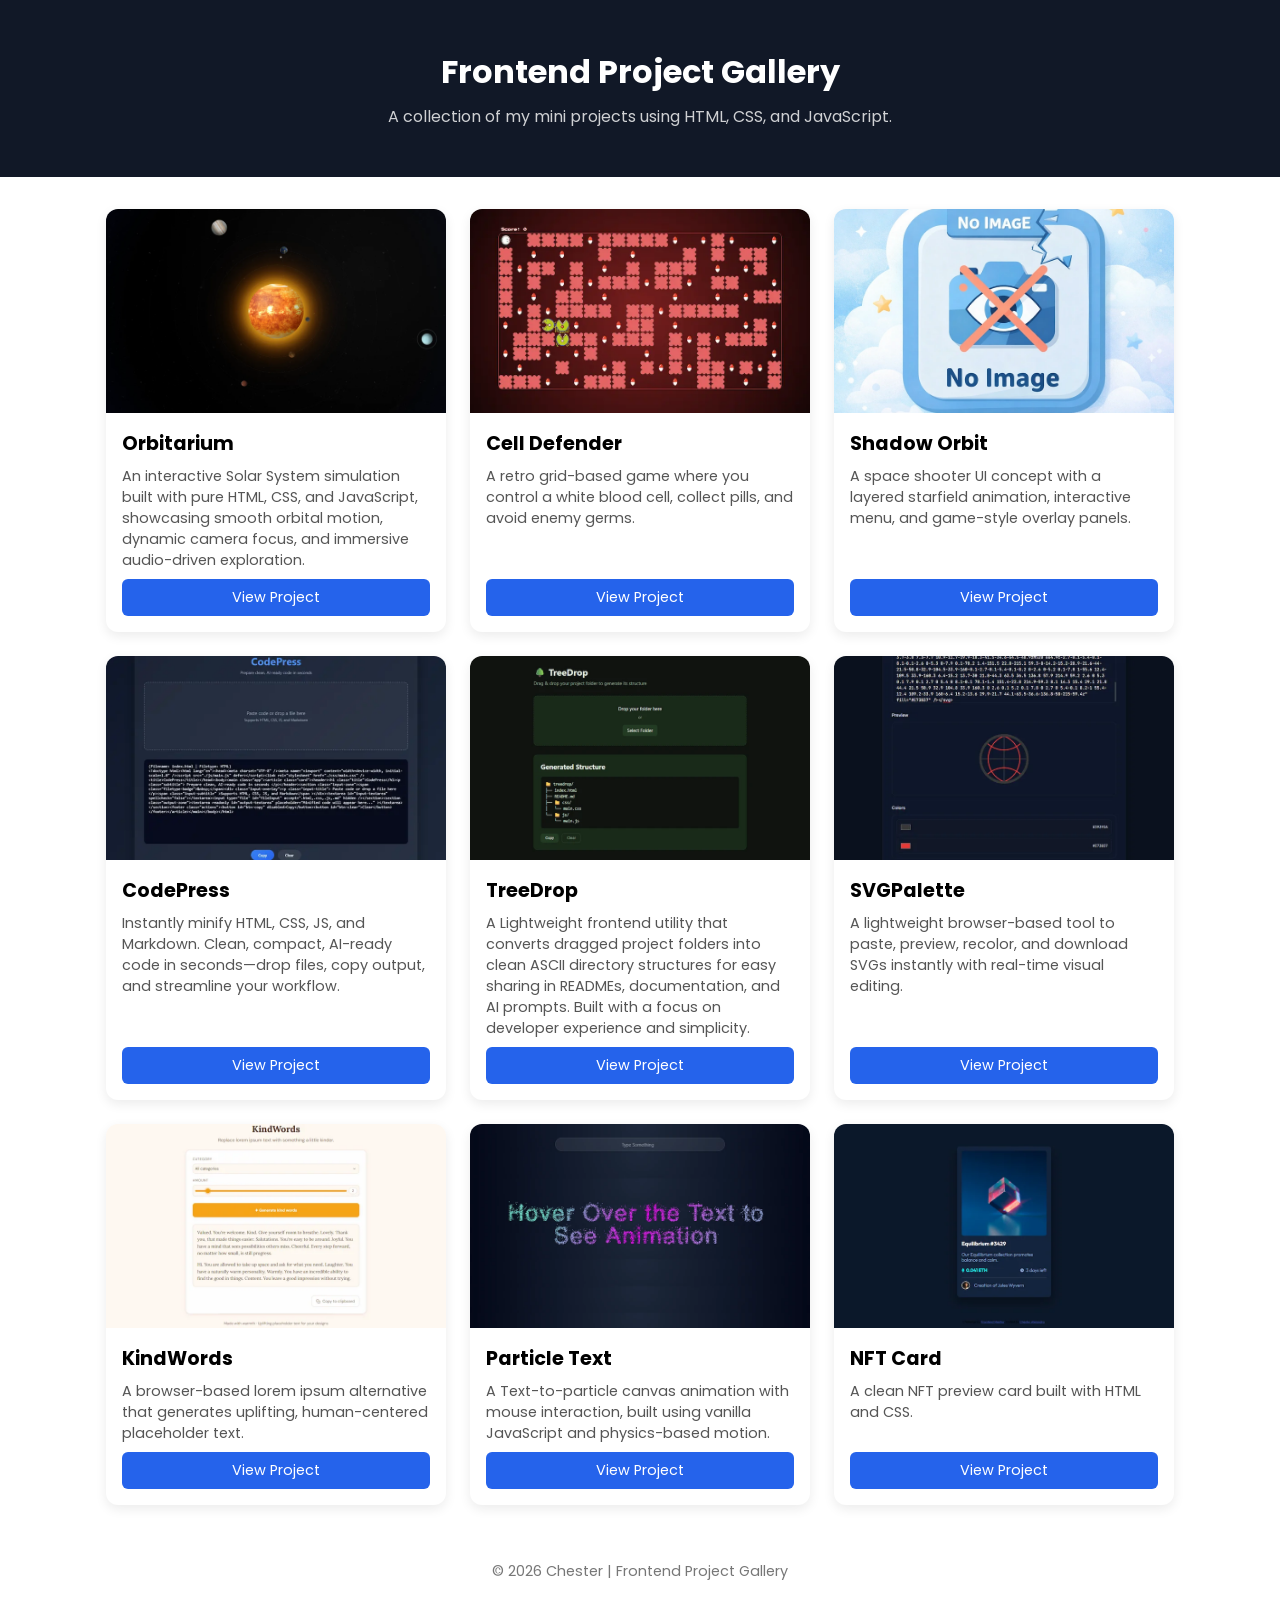
<file: index.html>
<!doctype html>
<html lang="en">
	<head>
		<meta charset="UTF-8" />
		<meta name="viewport" content="width=device-width, initial-scale=1.0" />
		<link rel="icon" href="./assets/icons/favicon.png" type="image/png" />
		<link rel="stylesheet" href="./css/style.css" />
		<script defer type="module" src="./js/script.js"></script>
		<title>Project Gallery</title>
	</head>
	<body>
		<header class="hero">
			<h1>Frontend Project Gallery</h1>
			<p>
				A collection of my mini projects using HTML, CSS, and
				JavaScript.
			</p>
		</header>
		<main class="container">
			<section class="projects">
				<article class="card">
					<figure class="card-image">
						<img
							src="./assets/thumbnails/orbitarium.webp"
							alt="Placeholder Image"
							loading="lazy"
						/>
					</figure>
					<footer class="card-content">
						<h3>Orbitarium</h3>
						<p>
							An interactive Solar System simulation built with
							pure HTML, CSS, and JavaScript, showcasing smooth
							orbital motion, dynamic camera focus, and immersive
							audio-driven exploration.
						</p>
						<a
							href="./personal-projects/orbitarium/"
							target="_blank"
						>
							View Project
						</a>
					</footer>
				</article>

				<article class="card">
					<figure class="card-image">
						<img
							src="./assets/thumbnails/cell-defender.webp"
							alt="Placeholder Image"
							loading="lazy"
						/>
					</figure>
					<footer class="card-content">
						<h3>Cell Defender</h3>
						<p>
							A retro grid-based game where you control a white
							blood cell, collect pills, and avoid enemy germs.
						</p>
						<a
							href="./personal-projects/cell-defender/"
							target="_blank"
						>
							View Project
						</a>
					</footer>
				</article>

				<article class="card">
					<figure class="card-image">
						<img
							src="./assets/thumbnails/placeholder.webp"
							alt="Placeholder Image"
							loading="lazy"
						/>
					</figure>
					<footer class="card-content">
						<h3>Shadow Orbit</h3>
						<p>
							A space shooter UI concept with a layered starfield
							animation, interactive menu, and game-style overlay
							panels.
						</p>
						<a
							href="./personal-projects/shadow-orbit/"
							target="_blank"
						>
							View Project
						</a>
					</footer>
				</article>

				<article class="card">
					<figure class="card-image">
						<img
							src="./assets/thumbnails/codepress.webp"
							alt="Placeholder Image"
							loading="lazy"
						/>
					</figure>
					<footer class="card-content">
						<h3>CodePress</h3>
						<p>
							Instantly minify HTML, CSS, JS, and Markdown. Clean,
							compact, AI-ready code in seconds—drop files, copy
							output, and streamline your workflow.
						</p>
						<a
							href="./personal-projects/codepress/"
							target="_blank"
						>
							View Project
						</a>
					</footer>
				</article>

				<article class="card">
					<figure class="card-image">
						<img
							src="./assets/thumbnails/treedrop.webp"
							alt="Placeholder Image"
							loading="lazy"
						/>
					</figure>
					<footer class="card-content">
						<h3>TreeDrop</h3>
						<p>
							A Lightweight frontend utility that converts dragged
							project folders into clean ASCII directory
							structures for easy sharing in READMEs,
							documentation, and AI prompts. Built with a focus on
							developer experience and simplicity.
						</p>
						<a href="./personal-projects/treedrop/" target="_blank">
							View Project
						</a>
					</footer>
				</article>

				<article class="card">
					<figure class="card-image">
						<img
							src="./assets/thumbnails/svgpalette.webp"
							alt="Placeholder Image"
							loading="lazy"
						/>
					</figure>
					<footer class="card-content">
						<h3>SVGPalette</h3>
						<p>
							A lightweight browser-based tool to paste, preview,
							recolor, and download SVGs instantly with real-time
							visual editing.
						</p>
						<a
							href="./personal-projects/svgpalette/"
							target="_blank"
						>
							View Project
						</a>
					</footer>
				</article>

				<article class="card">
					<figure class="card-image">
						<img
							src="./assets/thumbnails/kindwords.webp"
							alt="Placeholder Image"
							loading="lazy"
						/>
					</figure>
					<footer class="card-content">
						<h3>KindWords</h3>
						<p>
							A browser-based lorem ipsum alternative that
							generates uplifting, human-centered placeholder
							text.
						</p>
						<a
							href="./personal-projects/kindwords/"
							target="_blank"
						>
							View Project
						</a>
					</footer>
				</article>

				<article class="card">
					<figure class="card-image">
						<img
							src="./assets/thumbnails/particle-text.webp"
							alt="Particle Text Project Screenshot"
							loading="lazy"
						/>
					</figure>
					<footer class="card-content">
						<h3>Particle Text</h3>
						<p>
							A Text-to-particle canvas animation with mouse
							interaction, built using vanilla JavaScript and
							physics-based motion.
						</p>
						<a
							href="./tutorial-projects/particle-text/"
							target="_blank"
						>
							View Project
						</a>
					</footer>
				</article>

				<article class="card">
					<figure class="card-image">
						<img
							src="./assets/thumbnails/nft-card.webp"
							alt="Particle Text Project Screenshot"
							loading="lazy"
						/>
					</figure>
					<footer class="card-content">
						<h3>NFT Card</h3>
						<p>A clean NFT preview card built with HTML and CSS.</p>
						<a href="./personal-projects/nft-card/" target="_blank">
							View Project
						</a>
					</footer>
				</article>
			</section>
		</main>

		<footer class="main-footer">
			<p>© 2026 Chester | Frontend Project Gallery</p>
		</footer>
	</body>
</html>
</file>
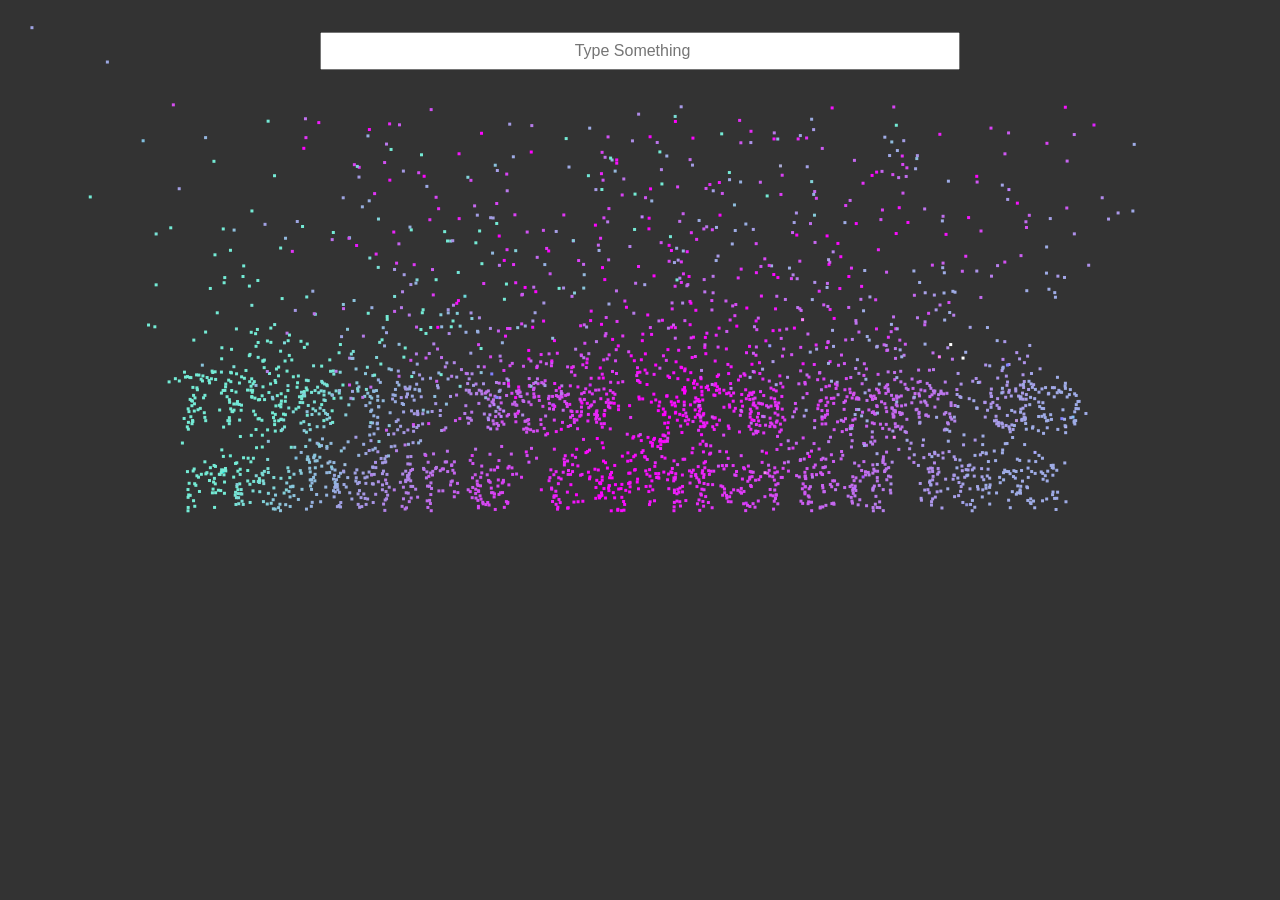
<file: tutorial-particle-text/index.html>
<!doctype html>
<html lang="en">
	<head>
		<meta charset="UTF-8" />
		<meta name="viewport" content="width=device-width, initial-scale=1.0" />
		<link rel="stylesheet" href="./css/style.css" />
		<script defer type="module" src="./js/script.js"></script>
		<title>Particle Text</title>
	</head>
	<body>
		<input
			type="search"
			name="text"
			id="text-input"
			placeholder="Type Something"
			autocomplete="off"
		/>
		<canvas id="canvas"></canvas>
	</body>
</html>
</file>
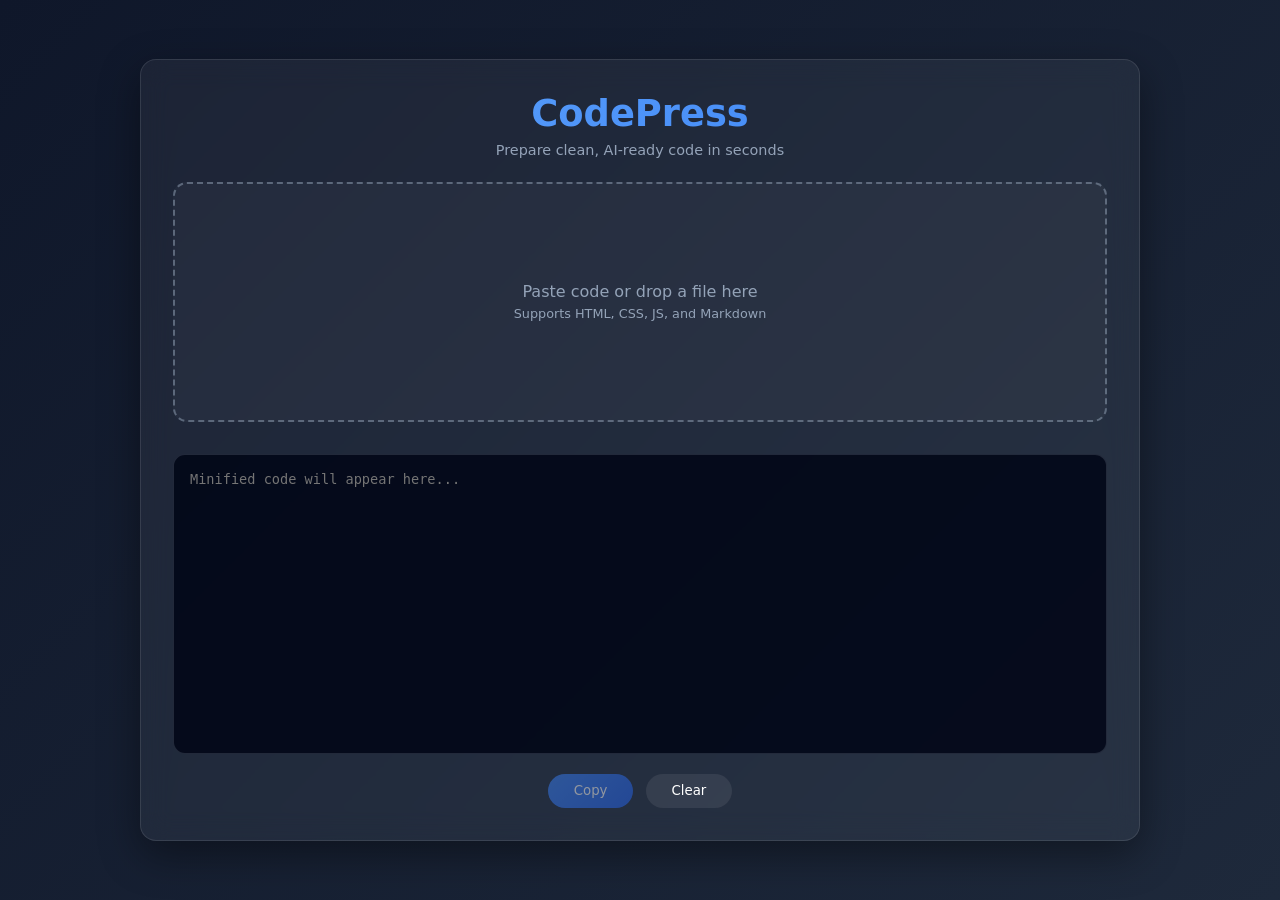
<file: personal-projects/codepress/index.html>
<!doctype html>
<html lang="en">
	<head>
		<meta charset="UTF-8" />
		<meta name="viewport" content="width=device-width, initial-scale=1.0" />
		<script src="./js/main.js" defer></script>
		<link rel="stylesheet" href="./css/main.css" />
		<title>CodePress</title>
	</head>
	<body>
		<main class="app">
			<article class="card">
				<header>
					<h1 class="title">CodePress</h1>
					<p class="subtitle">
						Prepare clean, AI-ready code in seconds
					</p>
				</header>

				<section class="input-zone">
					<span class="filetype-badge">&nbsp;</span>

					<div class="input-overlay">
						<p class="input-title">
							Paste code or drop a file here
						</p>
						<span class="input-subtitle"
							>Supports HTML, CSS, JS, and Markdown</span
						>
					</div>

					<textarea id="input-textarea" spellcheck="false"></textarea>

					<input
						type="file"
						id="fileInput"
						accept=".html,.css,.js,.md"
						hidden
					/>
				</section>

				<section class="output-zone">
					<textarea
						readonly
						id="output-textarea"
						placeholder="Minified code will appear here..."
					></textarea>
				</section>

				<footer class="actions">
					<button id="btn-copy" disabled>Copy</button>
					<button id="btn-clear">Clear</button>
				</footer>
			</article>
		</main>
	</body>
</html>
</file>
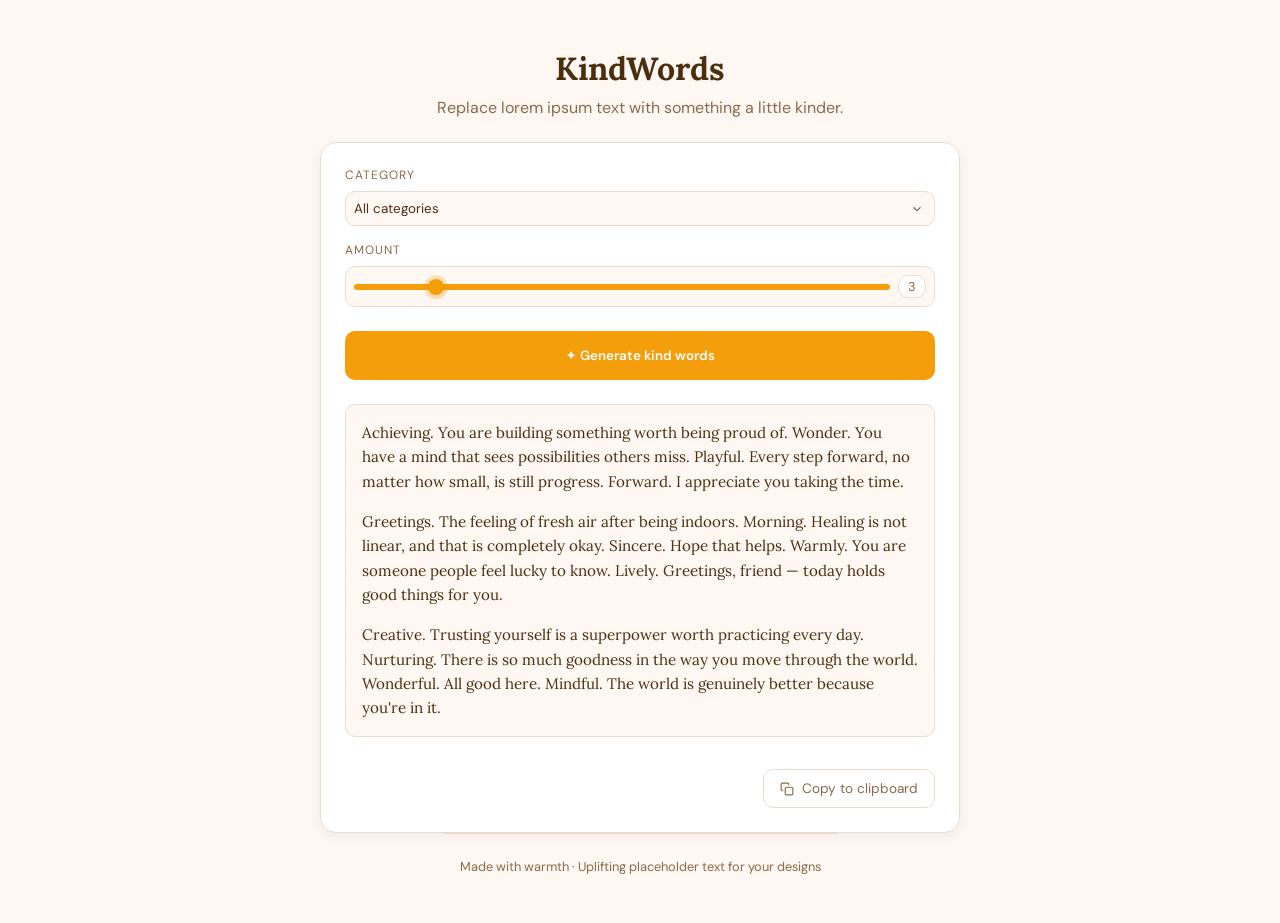
<file: personal-projects/kindwords/index.html>
<!doctype html>
<html lang="en">
	<head>
		<meta charset="UTF-8" />
		<meta name="viewport" content="width=device-width, initial-scale=1.0" />
		<title>KindWords | Uplifting Placeholder Text Generator</title>
		<link rel="stylesheet" href="./css/main.css" />
		<script type="module" src="./js/main.js" defer></script>
	</head>
	<body>
		<header class="header">
			<h1 class="title">KindWords</h1>
			<p class="subtitle">
				Replace lorem ipsum text with something a little kinder.
			</p>
		</header>

		<main class="card">
			<article class="controls">
				<section class="control-group">
					<label for="category">Category</label>
					<select id="category">
						<option value="all">All categories</option>
						<option value="happy_thoughts">Happy thoughts</option>
						<option value="affirmations">Affirmations</option>
						<option value="greetings">Greetings</option>
						<option value="motivational">Motivational</option>
						<option value="compliments">Compliments</option>
						<option value="gratitude">Gratitude</option>
						<option value="courtesy">Courtesy</option>
						<option value="encouragement">Encouragement</option>
					</select>
				</section>

				<section class="control-group">
					<label for="amount">Amount</label>
					<div class="slider-row">
						<input
							type="range"
							id="amount"
							min="1"
							max="15"
							value="3"
							step="1"
						/>
						<span id="amount-value">3</span>
					</div>
				</section>

				<button class="btn-generate" id="btn-generate">
					✦ Generate kind words
				</button>
			</article>

			<article class="output" id="output">
				<span class="output-placeholder">
					Your kind words will appear here...
				</span>
			</article>

			<button class="btn-copy" id="btn-copy">
				<svg
					width="14"
					height="14"
					viewBox="0 0 24 24"
					fill="none"
					stroke="currentColor"
					stroke-width="2"
					stroke-linecap="round"
					stroke-linejoin="round"
				>
					<rect x="9" y="9" width="13" height="13" rx="2" />
					<path
						d="M5 15H4a2 2 0 01-2-2V4a2 2 0 012-2h9a2 2 0 012 2v1"
					/>
				</svg>
				Copy to clipboard
			</button>
		</main>

		<footer>
			Made with warmth · Uplifting placeholder text for your designs
		</footer>
	</body>
</html>
</file>
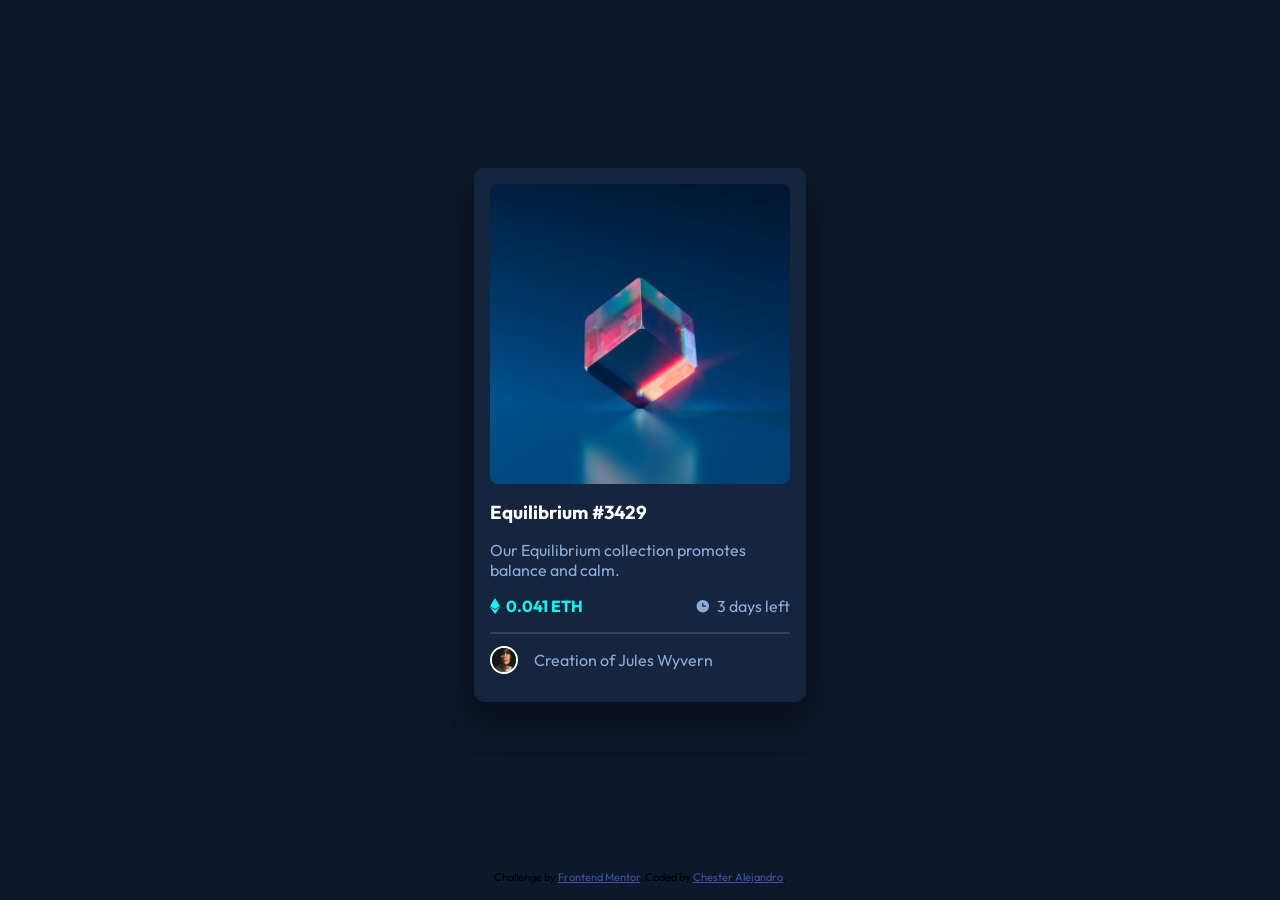
<file: personal-projects/nft-card/index.html>
<!doctype html>
<html lang="en">
	<head>
		<meta charset="UTF-8" />
		<meta name="viewport" content="width=device-width, initial-scale=1.0" />
		<link
			rel="icon"
			type="image/png"
			sizes="32x32"
			href="./images/favicon-32x32.png"
		/>
		<link rel="stylesheet" href="style.css" />
		<title>Frontend Mentor | NFT preview card component</title>
	</head>

	<body>
		<main>
			<article class="card">
				<div class="card__container">
					<header class="card__image-container">
						<figure class="card__image-overlay">
							<img src="./images/icon-view.svg" alt="Eye Icon" />
						</figure>
						<figure>
							<img
								src="./images/image-equilibrium.jpg"
								alt="NFT Image"
							/>
						</figure>
					</header>
					<section class="card__content">
						<h3 class="card__title">Equilibrium #3429</h3>
						<p class="card__description">
							Our Equilibrium collection promotes balance and
							calm.
						</p>
						<ul class="card__details">
							<li class="card__detail card__detail--active">
								<img
									class="card__detail-icon card__detail-icon--active"
									src="./images/icon-ethereum.svg"
									alt="Ethereum Icon"
								/>
								0.041 ETH
							</li>
							<li class="card__detail">
								<img
									class="card__detail-icon"
									src="./images/icon-clock.svg"
									alt="Clock Icon"
								/>
								3 days left
							</li>
						</ul>
					</section>
					<hr />
					<footer class="card__footer">
						<figure class="card__creator-image">
							<img
								src="./images/image-avatar.png"
								alt="Creator Avatar"
							/>
						</figure>
						<p>
							Creation of
							<span class="card__creator-name">Jules Wyvern</span>
						</p>
					</footer>
				</div>
			</article>
		</main>

		<footer class="attribution">
			Challenge by
			<a
				href="https://www.frontendmentor.io?ref=challenge"
				target="_blank"
				>Frontend Mentor</a
			>. Coded by <a href="#">Chester Alejandro</a>.
		</footer>
	</body>
</html>
</file>
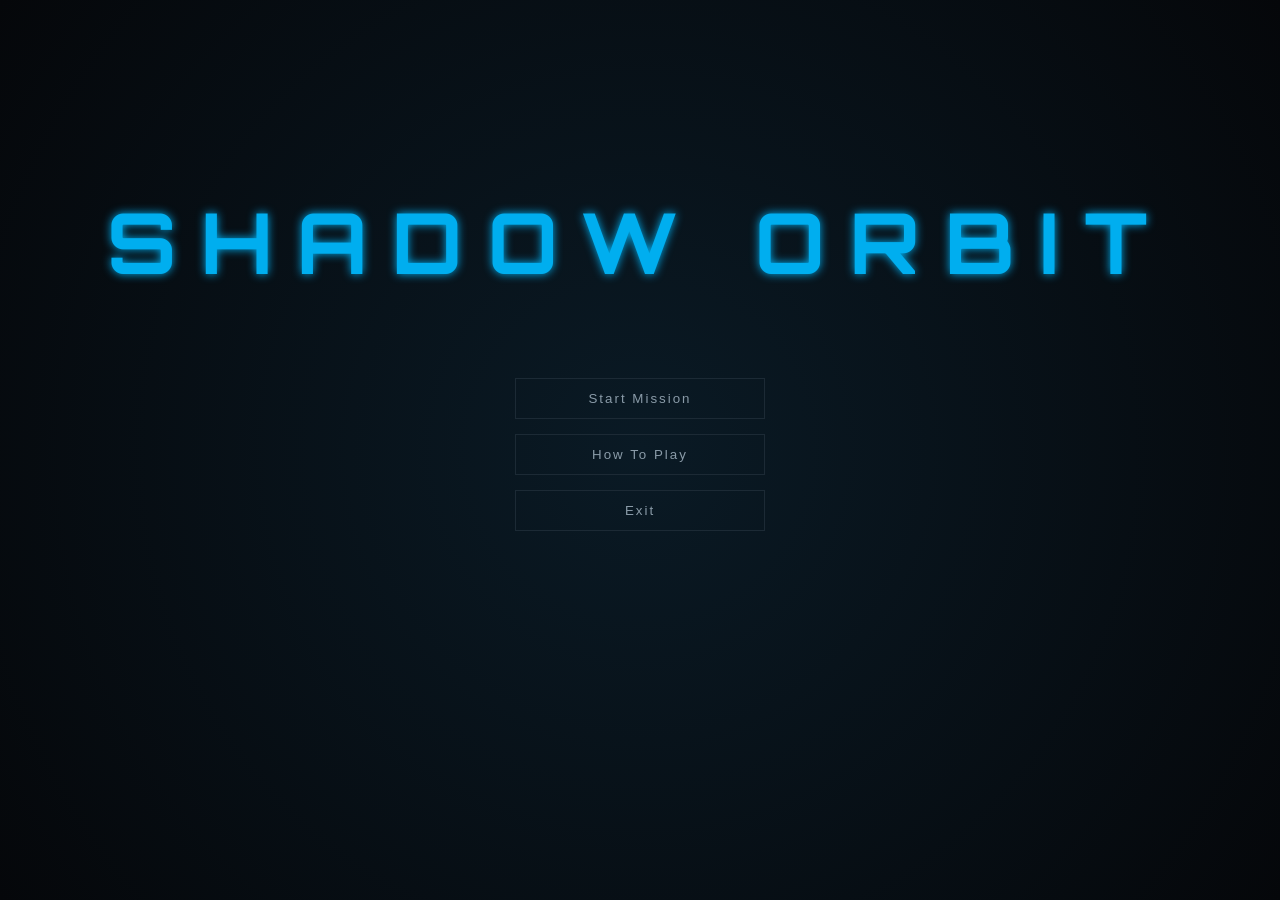
<file: personal-projects/shadow-orbit/index.html>
<!doctype html>
<html lang="en">
	<head>
		<meta charset="UTF-8" />
		<meta name="viewport" content="width=device-width, initial-scale=1.0" />
		<link rel="stylesheet" href="./css/main.css" />
		<script defer type="module" src="./js/main.js"></script>
		<title>Shadow Orbit</title>
	</head>
	<body>
		<section class="splash-screen">
			<h1 class="title">Shadow Orbit</h1>
			<div class="menu">
				<button id="btn-start-game">Start Mission</button>
				<button id="btn-how-to">How To Play</button>
				<button id="btn-exit-game">Exit</button>
			</div>
		</section>

		<section id="game-screen" class="game-screen hidden">
			<div class="game-container">
				<canvas id="game-canvas"></canvas>
			</div>
		</section>

		<div id="panel-screen-overlay" class="panel-screen-overlay hidden">
			<section class="panel-screen">
				<h2>HOW TO PLAY</h2>
				<p>
					Pilot a stealth spacecraft. Eliminate enemy forces and
					survive.
				</p>

				<article class="panel-group">
					<h3>CONTROLS</h3>

					<div class="keys">
						<div>&nbsp;</div>
						<div class="key">W</div>
						<div>&nbsp;</div>

						<div class="key">A</div>
						<div class="key">S</div>
						<div class="key">D</div>
					</div>

					<div class="spacebar">SPACE — FIRE</div>
				</article>

				<article class="panel-group">
					<h3>ENEMIES</h3>
					<p><span class="enemy">Light</span> — Fast, fragile</p>
					<p><span class="enemy">Normal</span> — Balanced</p>
					<p><span class="enemy">Heavy</span> — Slow, durable</p>
				</article>

				<button id="btn-close-panel">CLOSE</button>
			</section>
		</div>
	</body>
</html>
</file>
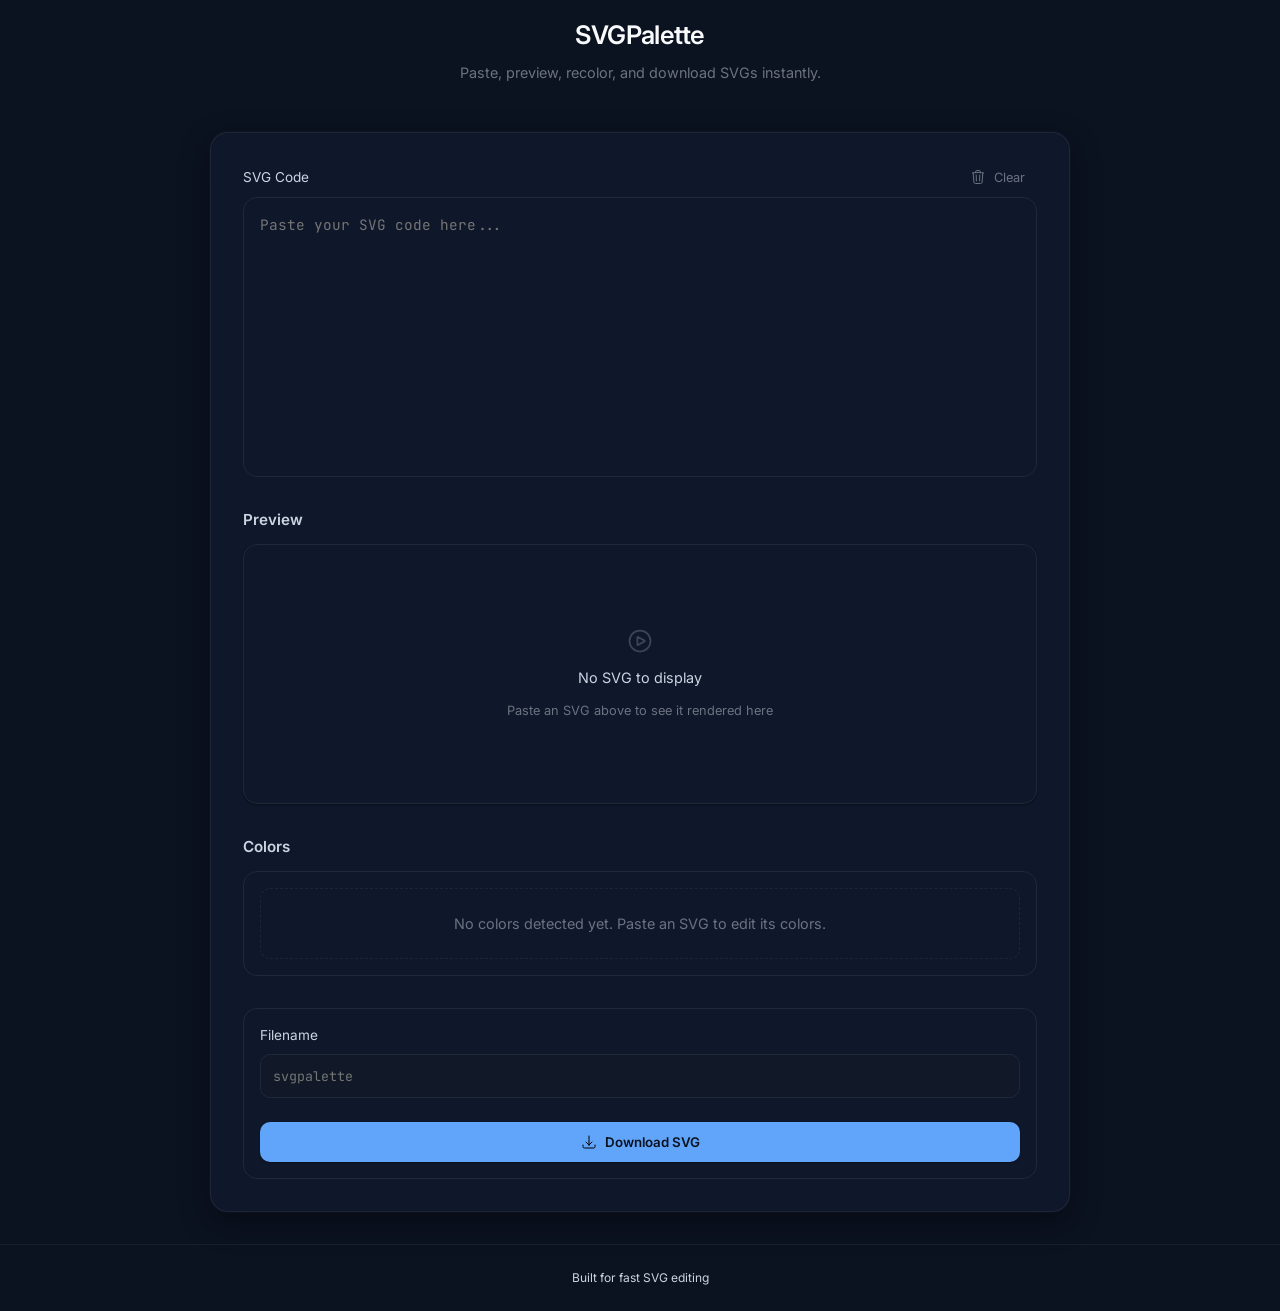
<file: personal-projects/svgpalette/index.html>
<!doctype html>
<html lang="en">
	<head>
		<meta charset="UTF-8" />
		<meta name="viewport" content="width=device-width, initial-scale=1.0" />
		<title>SVGPalette</title>
		<link href="./css/main.css" rel="stylesheet" />
		<script src="./js/main.js" type="module" defer></script>
	</head>

	<body>
		<!-- Header -->
		<header id="app-header">
			<h1 id="title">SVGPalette</h1>
			<p id="tagline">
				Paste, preview, recolor, and download SVGs instantly.
			</p>
		</header>

		<!-- Main App -->
		<main id="app">
			<!-- STEP 1: INPUT -->
			<section class="app-section" id="section-input">
				<div class="section-header">
					<label for="svg-input">SVG Code</label>
					<button id="btn-clear" class="btn btn-ghost">
						<img src="./assets/icons/clear.svg" alt="" />
						<span>Clear</span>
					</button>
				</div>

				<textarea
					id="svg-input"
					placeholder="Paste your SVG code here..."
				></textarea>
			</section>

			<!-- STEP 2: PREVIEW -->
			<section class="app-section" id="section-preview">
				<h2>Preview</h2>
				<div id="svg-preview"></div>
			</section>

			<!-- STEP 3: COLORS -->
			<section class="app-section" id="section-colors">
				<h2>Colors</h2>
				<div id="color-pickers"></div>
			</section>

			<!-- STEP 4: EXPORT -->
			<section class="app-section" id="section-export">
				<div id="filename-wrapper">
					<label for="filename-input">Filename</label>
					<input
						type="text"
						id="filename-input"
						placeholder="svgpalette"
					/>
				</div>

				<button id="btn-download" class="btn btn-primary">
					<img src="./assets/icons/download.svg" alt="" />
					<span>Download SVG</span>
				</button>
			</section>
		</main>

		<!-- Footer -->
		<footer id="app-footer">
			<p>Built for fast SVG editing</p>
		</footer>
	</body>
</html>
</file>
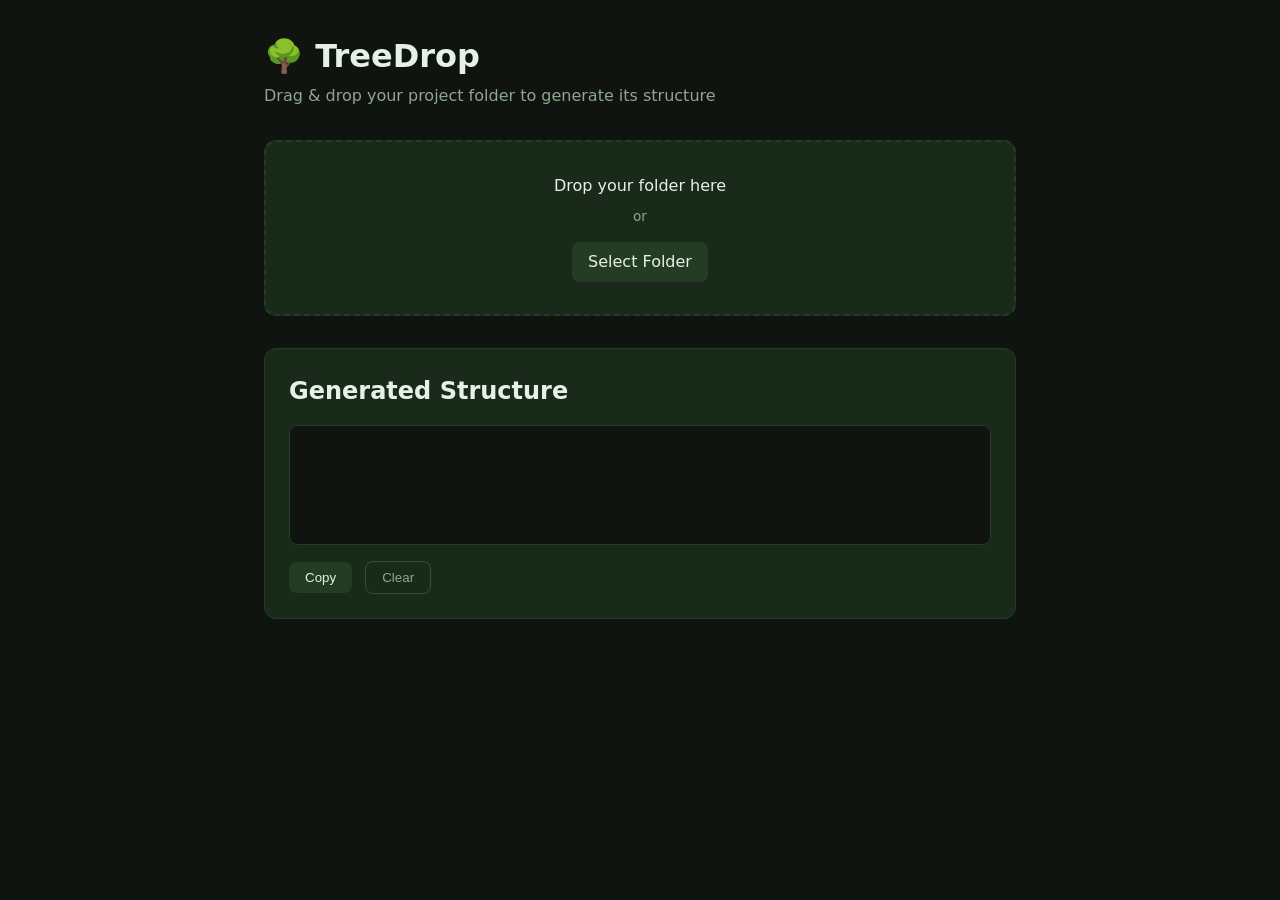
<file: personal-projects/treedrop/index.html>
<!doctype html>
<html lang="en">
	<head>
		<meta charset="UTF-8" />
		<meta name="viewport" content="width=device-width, initial-scale=1.0" />
		<link rel="stylesheet" href="./css/main.css" />
		<script src="./js/main.js" defer></script>
		<title>TreeDrop</title>
	</head>
	<body>
		<main class="app">
			<h1>🌳 TreeDrop</h1>
			<p class="subtitle">
				Drag & drop your project folder to generate its structure
			</p>

			<!-- Drop Zone -->
			<section id="drop-zone" class="drop-zone">
				<p>Drop your folder here</p>
				<p class="or">or</p>
				<label for="folder-input" class="upload-btn">
					Select Folder
					<input
						type="file"
						id="folder-input"
						webkitdirectory
						multiple
						hidden
					/>
				</label>
			</section>

			<!-- Output -->
			<section class="output">
				<h2>Generated Structure</h2>
				<pre id="output"></pre>
				<footer>
					<button id="copy-btn">Copy</button>
					<button id="clear-btn">Clear</button>
				</footer>
			</section>
		</main>
	</body>
</html>
</file>
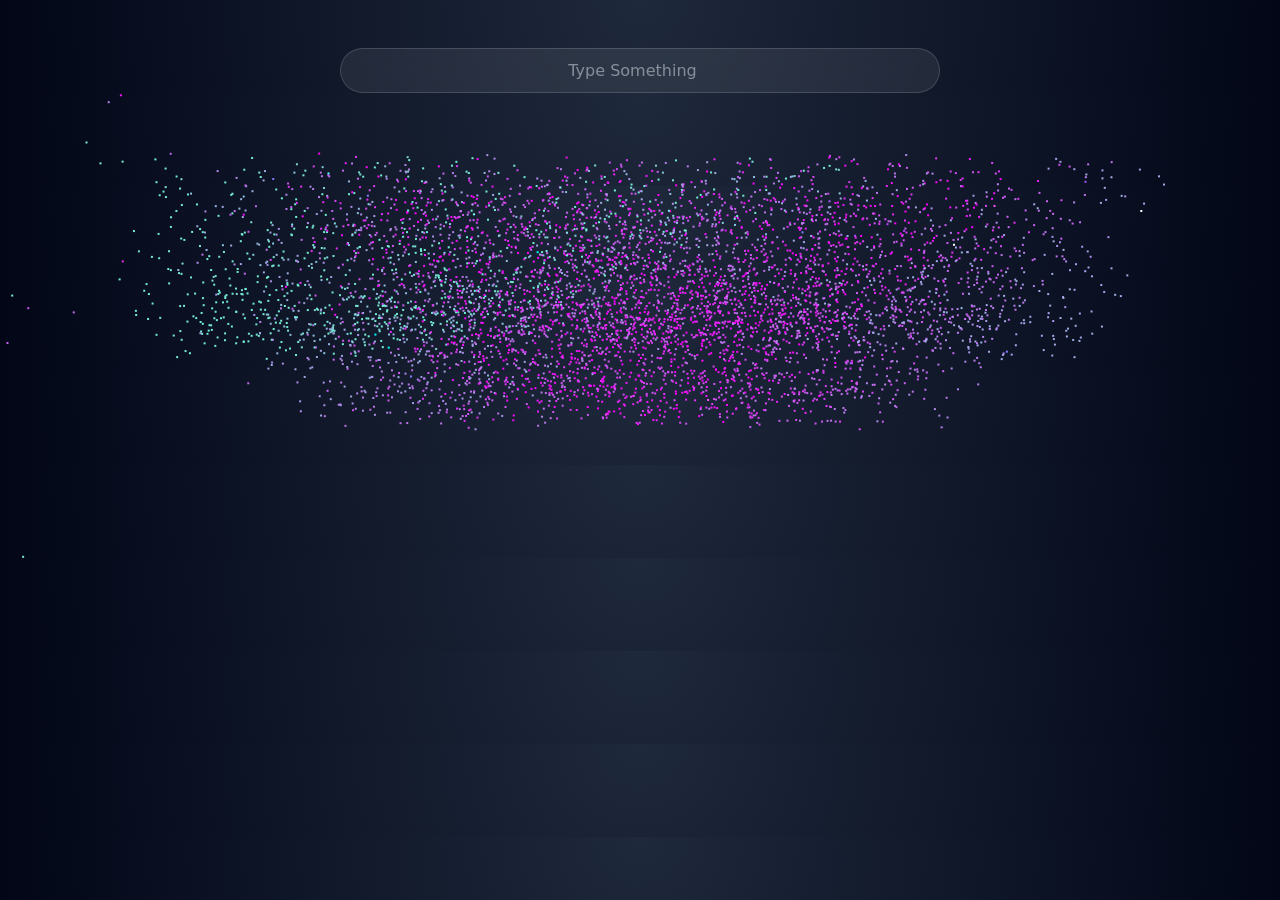
<file: tutorial-projects/particle-text/index.html>
<!doctype html>
<html lang="en">
	<head>
		<meta charset="UTF-8" />
		<meta name="viewport" content="width=device-width, initial-scale=1.0" />
		<link rel="stylesheet" href="./css/style.css" />
		<script defer type="module" src="./js/script.js"></script>
		<title>Particle Text</title>
	</head>
	<body>
		<main>
			<section class="input-wrapper">
				<input
					type="search"
					name="text"
					id="text-input"
					placeholder="Type Something"
					autocomplete="off"
				/>
			</section>
			<canvas id="canvas"></canvas>
		</main>
	</body>
</html>
</file>
<file: css/style.css>
@import url('https://fonts.googleapis.com/css2?family=Poppins:ital,wght@0,100;0,200;0,300;0,400;0,500;0,600;0,700;0,800;0,900;1,100;1,200;1,300;1,400;1,500;1,600;1,700;1,800;1,900&display=swap');

:root {
	--rem: calc(1rem / 16);
}

*,
*::before,
*::after {
	margin: 0;
	padding: 0;
	box-sizing: border-box;
}

html {
	font-family: 'Poppins', Roboto, sans-serif;
	font-size: 100%;
}

a {
	text-decoration: none;
	display: inline-block;
}

.hero {
	text-align: center;
	padding: 3rem 1rem;
	background-color: #111827;
	color: #fff;

	h1 {
		font-size: 2rem;
		margin-bottom: 0.5rem;
	}

	p {
		font-size: 1rem;
		opacity: 0.8;
	}
}

.container {
	max-width: 1100px;
	margin: auto;
	padding: 2rem 1rem;
}

.projects {
	display: grid;
	grid-template-columns: repeat(auto-fit, minmax(260px, 1fr));
	gap: 1.5rem;
}

.card {
	background: white;
	border-radius: 12px;
	overflow: hidden;
	box-shadow: 0 4px 12px rgba(0, 0, 0, 0.08);
	transition:
		transform 0.2s ease,
		box-shadow 0.2s ease;
	display: flex;
	flex-direction: column;

	img {
		width: 100%;
		aspect-ratio: 5 / 3;
		object-fit: cover;
		display: block;
	}

	.card-content {
		padding: calc(16 * var(--rem));
		display: flex;
		flex-direction: column;
		gap: 0.5rem;
		flex-grow: 1;

		h3 {
			font-size: 1.2rem;
		}

		p {
			font-size: 0.9rem;
			color: #555;
		}

		a {
			margin-top: auto;
			text-decoration: none;
			background-color: #2563eb;
			color: #fff;
			padding: 0.5rem;
			text-align: center;
			border-radius: 6px;
			font-size: 0.9rem;
			transition: background 0.2s ease;
		}

		a:hover {
			background-color: #1e40af;
		}
	}
}

.card:hover {
	transform: translateY(-5px);
	box-shadow: 0 10px 20px rgba(0, 0, 0, 0.12);
}

.main-footer {
	text-align: center;
	padding: 1.5rem;
	font-size: 0.9rem;
	color: #777;
}
</file>
<file: tutorial-particle-text/css/style.css>
:root {
	--color-dark: hsl(0, 0%, 20%);
}

* {
	margin: 0;
	padding: 0;
	box-sizing: border-box;
	font-family: 'Franklin Gothic Medium', 'Arial Narrow', Arial, sans-serif;
}

html {
	font-size: 100%;
}

#canvas {
	background: var(--color-dark);
	position: absolute;
	left: 0;
	top: 0;
}

#text-input {
	outline: none;
	font-size: 1rem;
	display: block;
	position: relative;
	width: calc(50%);
	min-width: 400px;
	padding: 0.5em 1em;
	margin: 2em auto;
	text-align: center;
	z-index: 100;
}
</file>
<file: personal-projects/codepress/css/main.css>
*,
*::before,
*::after {
	margin: 0;
	padding: 0;
	box-sizing: border-box;
	font-family: system-ui, sans-serif;
}

body {
	background: linear-gradient(135deg, #0f172a, #1e293b);
	color: #e2e8f0;
	display: flex;
	justify-content: center;
	align-items: center;
	min-height: 100vh;
}

.app {
	width: 100%;
	padding: 1.5rem;
	display: flex;
	justify-content: center;

	.card {
		width: 100%;
		max-width: 1000px;
		padding: 2rem;
		border-radius: 16px;
		border: 1px solid rgba(255, 255, 255, 0.1);
		box-shadow: 0 14px 40px rgba(0, 0, 0, 0.4);

		/* Glassmorphism */
		background: rgba(255, 255, 255, 0.05);
		backdrop-filter: blur(14px);
		-webkit-backdrop-filter: blur(12px);
	}
}

header {
	text-align: center;
	margin-bottom: 1.5rem;

	.title {
		font-size: 2.3rem;
		font-weight: 700;
		background: linear-gradient(135deg, #60a5fa, #3b82f6);
		-webkit-background-clip: text;
		-webkit-text-fill-color: transparent;
	}

	.subtitle {
		font-size: 0.9rem;
		color: #94a3b8;
		margin-top: 0.4rem;
	}
}

.input-zone {
	position: relative;
	width: 100%;
	height: 240px;
	margin-bottom: 1rem;
	border: 2px dashed rgba(148, 163, 184, 0.5);
	border-radius: 14px;
	background: rgba(255, 255, 255, 0.03);
	transition: 0.2s ease;
	overflow: hidden;
	cursor: text;

	&:hover {
		background: rgba(255, 255, 255, 0.06);
	}

	&.dragover {
		border-color: #3b82f6;
		background: rgba(59, 130, 246, 0.1);
	}

	&.has-content .input-overlay {
		opacity: 0;
	}

	&.show-badge .filetype-badge {
		opacity: 1;
		transform: translateY(0);
	}

	.filetype-badge {
		position: absolute;
		top: 10px;
		right: 24px;
		padding: 0.2rem 0.6rem;
		border-radius: 999px;
		font-size: 0.7rem;
		font-weight: 600;
		letter-spacing: 0.05em;
		background: rgba(255, 255, 255, 0.08);
		color: #e2e8f0;
		opacity: 0;
		transform: translateY(-4px);
		transition: 0.2s ease;
		pointer-events: none;
	}

	textarea {
		position: absolute;
		inset: 0;
		width: 100%;
		height: 100%;
		padding: 1rem;
		border: none;
		outline: none;
		resize: none;
		background: transparent;
		color: #e2e8f0;
		font-family: monospace;
		font-size: 0.85rem;
		z-index: 2;
	}

	.input-overlay {
		position: absolute;
		inset: 0;
		display: flex;
		flex-direction: column;
		justify-content: center;
		align-items: center;
		text-align: center;
		color: #94a3b8;
		pointer-events: none;
		transition: 0.2s ease;

		.input-title {
			font-size: 1rem;
			margin-bottom: 0.3rem;
		}

		.input-subtitle {
			font-size: 0.8rem;
		}
	}
}

.output-zone {
	margin-top: 2rem;

	textarea {
		width: 100%;
		height: 300px;
		padding: 1rem;
		border-radius: 12px;
		background: rgba(2, 6, 23, 0.85);
		border: 1px solid rgba(148, 163, 184, 0.2);
		color: #e2e8f0;
		font-family: monospace;
		font-size: 0.85rem;
		resize: none;
		outline: none;
	}
}

.actions {
	display: flex;
	justify-content: center;
	gap: 0.8rem;
	margin-top: 1rem;

	button {
		padding: 0.6rem 1.6rem;
		border-radius: 999px;
		border: none;
		background: linear-gradient(135deg, #3b82f6, #2563eb);
		color: white;
		font-weight: 500;
		cursor: pointer;
		transition: 0.2s ease;

		&:hover {
			transform: translateY(-1px);
			box-shadow: 0 6px 20px rgba(59, 130, 246, 0.4);
		}

		&:active {
			transform: scale(0.96);
		}

		&:disabled {
			opacity: 0.5;
			cursor: not-allowed;
		}
	}

	#btn-clear {
		background: rgba(255, 255, 255, 0.08);

		&:hover {
			background: rgba(255, 255, 255, 0.15);
		}
	}
}
</file>
<file: personal-projects/kindwords/css/main.css>
@import url('https://fonts.googleapis.com/css2?family=DM+Sans:ital,opsz,wght@0,9..40,100..1000;1,9..40,100..1000&family=Honk:MORF@15&family=Lato:wght@400;700;900&family=Lora:ital,wght@0,400..700;1,400..700&family=Outfit:wght@100..900&family=Roboto:ital,wght@0,100..900;1,100..900&display=swap');

:root {
	/* Typography */
	--font-primary: 'Lora', serif;
	--font-secondary: 'DM Sans', system-ui, -apple-system, sans-serif;

	/* Radius */
	--radius-md: 10px;
	--radius-lg: 16px;

	/* Colors */
	--color-bg: #fff8f2;
	--color-surface: #ffffff;
	--color-primary: #f59e0b;

	--color-text: #4a2e0f;
	--color-text-muted: #8a6a4a;
	--color-border: #eadccf;

	/* Spacing */
	--space-sm: 8px;
	--space-md: 16px;
	--space-lg: 24px;

	/* Shadow */
	--shadow-sm: 0 4px 12px rgba(0, 0, 0, 0.05);
}

*,
*::before,
*::after {
	margin: 0;
	padding: 0;
	box-sizing: border-box;
}

body {
	font-family: var(--font-secondary);
	background-color: var(--color-bg);
	color: var(--color-text);
	padding: var(--space-lg);
	min-height: 100vh;
	display: flex;
	flex-direction: column;
	align-items: center;
	justify-content: flex-start;
}

:focus-visible {
	outline: 2px solid var(--color-primary);
	outline-offset: 2px;
}

:focus {
	outline: none;
}

.header {
	margin-top: var(--space-lg);
	text-align: center;
}

.title {
	font-family: var(--font-primary);
	font-size: 2rem;
}

.subtitle {
	color: var(--color-text-muted);
	margin-top: var(--space-sm);
}

.card {
	width: 100%;
	max-width: 640px;

	background-color: var(--color-surface);
	border-radius: var(--radius-lg);
	box-shadow: var(--shadow-sm);
	padding: var(--space-lg);
	margin-top: var(--space-lg);
	border: 1px solid var(--color-border);

	display: flex;
	flex-direction: column;
	gap: var(--space-lg);
}

.controls {
	display: flex;
	flex-direction: column;
	gap: var(--space-md);
}

.control-group select:focus-visible,
.control-group input:focus-visible {
	border-color: var(--color-primary);
}

.control-group select,
.control-group #amount {
	cursor: pointer;
}

.control-group {
	display: flex;
	flex-direction: column;
	gap: var(--space-sm);
}

.control-group label {
	font-size: 0.75rem;
	text-transform: uppercase;
	letter-spacing: 0.08em;

	color: var(--color-text-muted);
}

.control-group select {
	font-family: var(--font-secondary);
	padding: var(--space-sm);
	border-radius: var(--radius-md);
	border: 1px solid var(--color-border);
	background-color: var(--color-bg);
	color: var(--color-text);
	appearance: none;

	background-image: url("data:image/svg+xml;utf8,<svg fill='none' stroke='%237a6f66' stroke-width='2' viewBox='0 0 24 24' xmlns='http://www.w3.org/2000/svg'><polyline points='6 9 12 15 18 9'/></svg>");
	background-repeat: no-repeat;
	background-position: right 10px center;
	background-size: 14px;
}

.slider-row {
	display: flex;
	align-items: center;
	gap: var(--space-sm);

	padding: var(--space-sm);
	border-radius: var(--radius-md);

	border: 1px solid var(--color-border);
	background-color: var(--color-bg);
}

#amount {
	flex: 1;
	margin: 0;
	width: 100%;
	appearance: none;
	background: transparent;
}

#amount::-webkit-slider-runnable-track {
	height: 6px;
	background: var(--color-primary);
	border-radius: 999px;
}

#amount::-moz-range-track {
	height: 6px;
	background: var(--color-primary);
	border-radius: 999px;
}

#amount::-webkit-slider-thumb {
	appearance: none;
	width: 16px;
	height: 16px;
	border-radius: 50%;
	background: var(--color-primary);

	box-shadow:
		0 0 0 4px rgba(245, 158, 11, 0.25),
		0 2px 6px rgba(0, 0, 0, 0.1);
	border: none;
	margin-top: -5px;
	cursor: pointer;
	transition: transform 300ms ease;
}

#amount:hover::-webkit-slider-thumb {
	transform: scale(1.15);
}

#amount::-moz-range-thumb {
	width: 16px;
	height: 16px;
	border-radius: 50%;
	background: var(--color-primary);
	box-shadow:
		0 0 0 4px rgba(245, 158, 11, 0.25),
		0 2px 6px rgba(0, 0, 0, 0.1);

	border: none;
	cursor: pointer;
}

#amount-value {
	min-width: 28px;
	font-size: 0.8rem;
	text-align: center;
	padding: 2px 6px;
	border-radius: var(--radius-md);
	background-color: var(--color-surface);
	border: 1px solid var(--color-border);
	color: var(--color-text-muted);
}

.btn-generate:focus-visible,
.btn-copy:focus-visible {
	outline: 2px solid var(--color-primary);
	outline-offset: 3px;
}

.btn-generate {
	font-family: var(--font-secondary);
	font-weight: 600;
	color: var(--color-surface);
	background-color: var(--color-primary);
	border: none;
	border-radius: var(--radius-md);
	padding: var(--space-md);
	margin-top: var(--space-sm);
	cursor: pointer;
	transition:
		transform 0.15s ease,
		box-shadow 0.15s ease,
		opacity 0.15s ease;
}

.btn-generate:hover {
	opacity: 0.95;
	transform: translateY(-1px);
	box-shadow: var(--shadow-sm);
}

.btn-generate:active {
	transform: translateY(0);
	box-shadow: none;
}

.output {
	padding: var(--space-md);
	background-color: var(--color-bg);
	border: 1px solid var(--color-border);
	border-radius: var(--radius-md);
	font-family: var(--font-primary);
	font-size: 0.95rem;
	line-height: 1.6;
	min-height: 120px;
}

.output p + p {
	margin-top: var(--space-md);
}

.output-placeholder {
	color: var(--color-text-muted);
	font-style: italic;
}

.btn-copy {
	align-self: flex-end;
	display: inline-flex;
	align-items: center;
	gap: var(--space-sm);
	font-size: 0.85rem;
	font-family: var(--font-secondary);
	color: var(--color-text-muted);
	border: 1px solid var(--color-border);
	border-radius: var(--radius-md);
	margin-top: var(--space-sm);
	padding: 10px 16px;
	background: none;
	cursor: pointer;
	transition:
		background-color 0.15s ease,
		color 0.15s ease;
}

.btn-copy:hover {
	background-color: var(--color-bg);
	color: var(--color-text);
}

.btn-copy:active {
	opacity: 0.7;
}

.btn-copy svg {
	width: 14px;
	height: 14px;
}

footer {
	border-top: 1px solid var(--color-border);
	padding: var(--space-lg) var(--space-md);
	color: var(--color-text-muted);
	margin-top: auto;
	text-align: center;
	font-size: 0.8rem;
}
</file>
<file: personal-projects/nft-card/style.css>
@import url('https://fonts.googleapis.com/css2?family=Lato:wght@300;400;700&family=Outfit:wght@100..900&family=Roboto:ital,wght@0,100..900;1,100..900&display=swap');

:root {
	--color-primary-base: hsl(215, 51%, 70%);
	--color-primary-dark: hsl(215, 32%, 27%);
	--color-primary-darker: hsl(216, 50%, 16%);
	--color-primary-darkest: hsl(217, 54%, 11%);

	--color-secondary-base: hsl(178, 100%, 50%);

	--color-white: hsl(0, 0%, 100%);
}

:root {
	--rem: calc(1rem / 16);

	--font-size-normal: calc(18 * var(--rem));
	--image-size: calc(300 * var(--rem));
}

*,
*::before,
*::after {
	margin: 0;
	padding: 0;
	box-sizing: border-box;
}

body {
	background-color: var(--color-primary-darkest);
	font-family: 'Outfit', sans-serif;
	font-size: 100%;
	overflow-x: hidden;
	min-height: 100vh;

	display: grid;
	grid-template-rows: 1fr 30px;
}

img {
	width: 100%;
	height: auto;
	display: inline-block;
	object-fit: cover;
}

main {
	display: grid;
	place-content: center;
}

.card {
	background-color: var(--color-primary-darker);
	padding: 1rem;
	color: var(--color-primary-base);
	border-radius: 10px;
	box-shadow:
		10px 20px 30px hsl(217, 54%, 8%),
		-10px 20px 30px hsl(217, 54%, 8%);
}

.card__container {
	width: var(--image-size);
}

.card__image-container {
	width: var(--image-size);
	height: var(--image-size);
	overflow: hidden;
	border-radius: 8px;
	position: relative;
	cursor: pointer;

	&:hover .card__image-overlay {
		display: grid;
		place-content: center;
	}
}

.card__image-overlay {
	position: absolute;
	background-color: hsl(178, 100%, 50%, 50%);
	display: none;
	width: 100%;
	height: 100%;

	img {
		width: 40px;
	}
}

.card__title {
	color: var(--color-white);
	margin-block: 1rem;
	width: max-content;
}

.card__title:hover {
	cursor: pointer;
	color: var(--color-secondary-base);
}

.card__description {
	margin-block: 1rem;
}

.card__details {
	list-style: none;
	margin-block: 1rem;
	display: flex;
	justify-content: space-between;
}

.card__detail {
	display: flex;
	align-items: center;
}

.card__detail--active {
	color: var(--color-secondary-base);
	font-weight: 700;
}

.card__detail-icon {
	margin-right: 6px;
	width: calc(16 * var(--rem));
}

.card__detail-icon--active {
	width: calc(10 * var(--rem));
}

hr {
	border: 1px solid var(--color-primary-dark);
}

.card__footer {
	display: flex;
	align-items: center;
	padding-block: calc(12 * var(--rem));
}

.card__creator-image {
	width: calc(28 * var(--rem));
	height: calc(28 * var(--rem));
	border: 2px solid var(--color-white);
	border-radius: 50%;
	margin-right: 1rem;
}

.card__creator-name:hover {
	cursor: pointer;
	color: var(--color-secondary-base);
}

.attribution {
	font-size: 11px;
	text-align: center;
}

.attribution a {
	color: hsl(228, 45%, 44%);
}
</file>
<file: personal-projects/shadow-orbit/css/main.css>
@import url('https://fonts.googleapis.com/css2?family=Orbitron:wght@400..900&display=swap');

:root {
	--color-blue-base: #00aeef;
	--color-black-base: #05070a;
	--color-gray-base: #8a9ba8;

	--rem: calc(1rem / 16);
}

*,
*::before,
*::after {
	margin: 0;
	padding: 0;
	box-sizing: border-box;
}

html {
	font-family: 'Orbitron', sans-serif;
	font-size: 100%;
}

body {
	background: var(--color-black-base);
	color: var(--color-gray-base);
	overflow: hidden;
	position: relative;
}

.splash-screen {
	width: 100%;
	height: 100vh;
	display: flex;
	flex-direction: column;
	align-items: center;
	justify-content: center;
	background: radial-gradient(circle at 50% 50%, #0a1a25, #05070a);
}

.title {
	font-size: clamp(calc(64 * var(--rem)), 10vw, calc(84 * var(--rem)));
	letter-spacing: 0.3em;
	text-align: center;
	text-transform: uppercase;
	color: var(--color-blue-base);
	text-shadow: 0 0 10px var(--color-blue-base);
	margin-bottom: 1em;
	margin-top: -20vh;
	animation: subtlePulse 4s ease-in-out infinite;
}

@keyframes subtlePulse {
	0%,
	100% {
		text-shadow: 0 0 6px #00aeef;
		opacity: 0.85;
	}
	50% {
		text-shadow: 0 0 14px #00aeef;
		opacity: 1;
	}
}

.menu {
	display: flex;
	flex-direction: column;
	gap: 15px;
}

.menu button {
	width: calc(250 * var(--rem));
	background: transparent;
	border: 1px solid #1c2a35;
	color: var(--color-gray-base);
	padding: 12px 30px;
	letter-spacing: 2px;
	cursor: pointer;
	position: relative;
	overflow: hidden;
	transition: all 0.2s ease;
}

.menu button:hover {
	color: var(--color-blue-base);
	border-color: var(--color-blue-base);
	box-shadow: 0 0 10px var(--color-blue-base);
	padding-left: 40px;
	transform: translateX(2px);
}

/* Left arrow indicator */
.menu button::before {
	content: '>';
	position: absolute;
	left: 10px;
	opacity: 0;
	color: #00aeef;
	transition: 0.2s;
}

/* Scan line effect */
.menu button::after {
	content: '';
	position: absolute;
	top: 0;
	left: -100%;
	width: 100%;
	height: 100%;
	background: linear-gradient(
		120deg,
		transparent,
		rgba(0, 174, 239, 0.4),
		transparent
	);
	transition: 0.4s;
}

/* Show arrow */
.menu button:hover::before {
	opacity: 1;
}

/* Sweep animation */
.menu button:hover::after {
	left: 100%;
}

/* ======================== */

/* Panel overlay */
.panel-screen-overlay {
	position: fixed;
	top: 0;
	left: 0;
	width: 100%;
	height: 100%;
	background: rgba(5, 7, 10, 0.85);
	display: flex;
	align-items: center;
	justify-content: center;
	backdrop-filter: blur(6px);
	z-index: 10;
}

.panel-screen {
	width: 400px;
	padding: 30px;
	background: rgba(10, 15, 20, 0.9);
	border: 1px solid var(--color-blue-base);
	box-shadow: 0 0 20px rgba(0, 174, 239, 0.3);
	color: var(--color-gray-base);
	animation: panelEnter 0.4s ease;
	position: relative;
	overflow: hidden;
}

.panel-screen h2 {
	color: var(--color-blue-base);
	margin-bottom: 10px;
	letter-spacing: 3px;
}

.panel-group {
	margin-top: 15px;
}

.panel-group h3 {
	color: var(--color-blue-base);
	font-size: calc(14 * var(--rem));
	margin: 16px 0 5px;
}

.panel-group .keys {
	display: grid;
	grid-template-columns: repeat(3, 50px);
	gap: 8px;
	justify-content: center;
	margin-top: 10px;
}

.panel-group .key {
	width: 50px;
	height: 50px;
	border: 1px solid var(--color-blue-base);
	display: flex;
	align-items: center;
	justify-content: center;
	color: var(--color-blue-base);
	font-size: 18px;
	box-shadow: 0 0 8px rgba(0, 174, 239, 0.3);
	transition: 0.2s;
}

.panel-group .key:hover {
	background: var(--color-blue-base);
	color: var(--color-black-base);
	box-shadow: 0 0 15px var(--color-blue-base);
}

.panel-group .spacebar {
	margin-top: 15px;
	border: 1px solid var(--color-blue-base);
	padding: 10px;
	text-align: center;
	color: var(--color-blue-base);
	letter-spacing: 2px;
	box-shadow: 0 0 8px rgba(0, 174, 239, 0.3);
}

.panel-group .enemy {
	color: #39ff14;
}

#btn-close-panel {
	display: block;
	margin-left: auto;
	background: transparent;
	border: 1px solid var(--color-blue-base);
	color: var(--color-blue-base);
	padding: 10px;
	cursor: pointer;
	transition: 0.2s;
}

#btn-close-panel:hover {
	background: var(--color-blue-base);
	color: var(--color-black-base);
	box-shadow: 0 0 10px var(--color-blue-base);
}

.game-screen {
	width: 100%;
	height: 100vh;
	display: flex;
	flex-direction: column;
	align-items: center;
	justify-content: center;
	background: radial-gradient(circle at center, #020409, #000000);
	color: var(--color-blue-base);
	text-align: center;
}

.game-container {
	width: 60vw;
	height: 100vh;
	margin: 0 auto;
	position: relative;
	box-shadow: 0 0 40px rgba(0, 174, 239, 0.2);
	border-left: 1px solid rgba(0, 174, 239, 0.2);
	border-right: 1px solid rgba(0, 174, 239, 0.2);
}

#game-canvas {
	width: 100%;
	height: 100%;
	display: block;
	background: black;
}

.splash-screen,
.game-screen {
	transition: opacity 0.3s ease;
}

.hidden {
	display: none;
}
</file>
<file: personal-projects/svgpalette/css/main.css>
@import './setup.css';

#app-header {
	display: flex;
	flex-direction: column;
	align-items: center;
	text-align: center;

	gap: var(--space-2);
	padding: var(--space-4) 0;
	margin-bottom: var(--space-4);
}

#title {
	font-size: 1.6rem;
	letter-spacing: -0.02em;
}

#tagline {
	max-width: 520px;
	font-size: 0.9rem;
	color: var(--text-3);
}

#app {
	max-width: 860px;
	margin: var(--space-6) auto;
	padding: var(--space-6);
	background: var(--bg-1);
	border: 1px solid var(--border-soft);
	border-radius: var(--radius-xl);
	display: flex;
	flex-direction: column;
	gap: var(--space-6);
	box-shadow:
		0 10px 30px rgba(0, 0, 0, 0.35),
		0 0 0 1px rgba(255, 255, 255, 0.02);
}

.app-section {
	display: flex;
	flex-direction: column;
	gap: var(--space-2);
	padding: 0;
}

.section-header {
	display: flex;
	align-items: center;
	justify-content: space-between;
}

label {
	font-size: 0.85rem;
	color: var(--text-2);
}

#btn-clear {
	background: transparent;
	color: var(--text-3);
	font-size: 0.8rem;
	padding: var(--space-1) var(--space-3);
	border-radius: var(--radius-sm);
	transition: var(--t-fast);
}

#btn-clear:hover {
	background: var(--border-soft);
	color: var(--text-1);
}

#section-input textarea {
	width: 100%;
	min-height: 280px;
	font-size: 0.9rem;
	line-height: 1.5;
	background: var(--bg-1);
	border: 1px solid var(--border);
	border-radius: var(--radius-lg);
	transition: all var(--t-fast);
}

#section-input textarea:focus {
	border-color: var(--accent);
	box-shadow: 0 0 0 3px var(--accent-soft);
}

#svg-preview {
	min-height: 260px;
	display: flex;
	align-items: center;
	justify-content: center;

	background: var(--bg-1);
	border: 1px solid var(--border);
	border-radius: var(--radius-lg);
	padding: var(--space-5);

	box-shadow: var(--shadow-sm);
}

#svg-preview img,
#svg-preview svg {
	max-width: 100%;
	max-height: 200px;
	width: auto;
	height: auto;
	display: block;
}

#color-pickers {
	display: flex;
	flex-direction: column;
	gap: var(--space-3);

	padding: var(--space-4);
	background: var(--bg-1);
	border: 1px solid var(--border);
	border-radius: var(--radius-lg);
}

#placeholder {
	text-align: center;
	font-size: 0.9rem;
	color: var(--text-3);
	padding: var(--space-5);
	border: 1px dashed var(--border-soft);
	border-radius: var(--radius-md);
	background: transparent;
}

.preview-empty {
	display: flex;
	flex-direction: column;
	align-items: center;
	justify-content: center;
	gap: var(--space-3);

	text-align: center;
	color: var(--text-3);
}

/* Icon */
#svg-preview .preview-icon {
	width: 28px;
	height: 28px;
	opacity: 0.5;
}

/* Main message */
.preview-title {
	font-size: 0.9rem;
	color: var(--text-2);
}

/* Secondary hint */
.preview-hint {
	font-size: 0.8rem;
	color: var(--text-3);
}

.color-item {
	display: flex;
	align-items: center;
	justify-content: space-between;

	padding: var(--space-3);
	border: 1px solid var(--border-soft);
	border-radius: var(--radius-md);
	background: var(--bg-2);

	transition: var(--t-fast);
}

.color-item:hover {
	border-color: var(--border);
	background: #0f1a30;
}

.color-item input[type='color'] {
	width: 38px;
	height: 28px;
	border: none;
	background: transparent;
	cursor: pointer;
}

.color-label {
	font-family: var(--font-code);
	font-size: 0.8rem;
	color: var(--text-2);
}

.color-convert-btn {
	padding: var(--space-1) var(--space-2);
	font-size: 0.75rem;

	border-radius: var(--radius-sm);
	background: var(--border);
	color: var(--text-1);

	transition: var(--t-fast);
}

.color-convert-btn:hover {
	background: var(--accent);
	color: #0b1220;
}

#section-export {
	display: flex;
	flex-direction: column;
	gap: var(--space-4);

	padding: var(--space-4);
	background: var(--bg-1);
	border: 1px solid var(--border);
	border-radius: var(--radius-lg);
}

#filename-wrapper {
	display: flex;
	flex-direction: column;
	gap: var(--space-2);
}

#filename-input {
	padding: var(--space-3);
	border-radius: var(--radius-md);
	border: 1px solid var(--border);
	background: var(--bg-2);
	color: var(--text-1);
	font-family: var(--font-code);
	transition: var(--t-fast);
}

#filename-input:focus {
	border-color: var(--accent);
	box-shadow: 0 0 0 3px var(--accent-soft);
}

#btn-download {
	margin-top: var(--space-2);

	padding: var(--space-3) var(--space-4);
	border-radius: var(--radius-md);

	background: var(--accent);
	color: #0b1220;

	font-weight: 600;
	transition: var(--t-fast);

	box-shadow: var(--shadow-sm);
}

#btn-download:hover {
	background: var(--accent-hover);
	transform: translateY(-1px);
}

#btn-download:active {
	transform: translateY(0);
}

#app-footer {
	padding: var(--space-5) 0;
	text-align: center;

	color: var(--text-3);
	font-size: 0.75rem;

	border-top: 1px solid var(--border-soft);
}
</file>
<file: personal-projects/treedrop/css/main.css>
/* Reset */
*,
*::before,
*::after {
	box-sizing: border-box;
	margin: 0;
	padding: 0;
}

/* Base */
body {
	font-family:
		system-ui,
		-apple-system,
		Segoe UI,
		Roboto,
		sans-serif;
	background: #0f1410;
	color: #e6f1e6;
	line-height: 1.5;
}

/* Layout */
.app {
	max-width: 800px;
	margin: 0 auto;
	padding: 2rem 1.5rem;
}

/* Header */
h1 {
	font-size: 2rem;
	margin-bottom: 0.25rem;
}

.subtitle {
	color: #8fa68f;
	margin-bottom: 2rem;
}

/* Drop Zone */
.drop-zone {
	border: 2px dashed #243c24;
	background: #1a2a1a;
	padding: 2rem;
	text-align: center;
	border-radius: 12px;
	transition: all 0.2s ease;
	cursor: pointer;
}

.drop-zone:hover,
.drop-zone.hover {
	border-color: #4f8a4f;
	background: #203420;
}

.drop-zone p {
	margin-bottom: 0.5rem;
}

.drop-zone .or {
	font-size: 0.85rem;
	color: #8fa68f;
}

/* Upload Button */
.upload-btn {
	display: inline-block;
	margin-top: 0.5rem;
	padding: 0.5rem 1rem;
	background: #243c24;
	border-radius: 8px;
	cursor: pointer;
	transition: background 0.2s ease;
}

.upload-btn:hover {
	background: #4f8a4f;
}

/* Output Section */
.output {
	margin-top: 2rem;
	background: #1a2a1a;
	padding: 1.5rem;
	border-radius: 12px;
	border: 1px solid #243c24;
}

.output h2 {
	margin-bottom: 1rem;
}

/* ASCII Display */
pre {
	background: #0f1410;
	padding: 1rem;
	border-radius: 8px;
	overflow-x: auto;
	font-size: 0.9rem;
	color: #cfe6cf;
	border: 1px solid #243c24;
	min-height: 120px;
}

button:disabled {
	opacity: 0.5;
	cursor: not-allowed;
}

/* Copy Button */
#copy-btn {
	margin-top: 1rem;
	padding: 0.5rem 1rem;
	background: #243c24;
	border: none;
	border-radius: 8px;
	color: #e6f1e6;
	cursor: pointer;
	transition:
		background-color 0.25s ease,
		color 0.25s ease,
		transform 0.1s ease;
}

#copy-btn.copied {
	background-color: #a6e22e;
	color: #0f1410;
	transform: scale(1.05);
}

#copy-btn:active {
	transform: scale(0.97);
}

#copy-btn:hover {
	background: #4f8a4f;
}

#clear-btn {
	margin-top: 1rem;
	margin-left: 0.5rem;
	padding: 0.5rem 1rem;
	background: transparent;
	border: 1px solid #3a4d3a;
	border-radius: 8px;
	color: #8fa68f;
	cursor: pointer;
	transition: all 0.2s ease;
}

#clear-btn:hover {
	border-color: #c96a6a;
	color: #e6f1e6;
}
</file>
<file: tutorial-projects/particle-text/css/style.css>
:root {
	--bg-dark: #0f172a;
	--bg-gradient: radial-gradient(circle at top, #1e293b, #020617);
	--accent: #38bdf8;
	--text-light: #e2e8f0;
	--glass: rgba(255, 255, 255, 0.08);
	--border: rgba(255, 255, 255, 0.15);
}

* {
	margin: 0;
	padding: 0;
	box-sizing: border-box;
	font-family:
		'Inter',
		system-ui,
		-apple-system,
		sans-serif;
}

body {
	background: var(--bg-gradient);
	color: var(--text-light);
	overflow: hidden;
	animation: fadeIn 0.8s ease-out;
}

@keyframes fadeIn {
	from {
		opacity: 0;
	}
	to {
		opacity: 1;
	}
}

/* Canvas stays as background */
#canvas {
	position: fixed;
	inset: 0;
	z-index: 0;
}

/* Input wrapper for better layout */
.input-wrapper {
	position: relative;
	z-index: 10;
	display: flex;
	justify-content: center;
	margin-top: 3rem;
}

/* Modern glass input */
#text-input {
	width: 50%;
	min-width: 320px;
	max-width: 600px;

	padding: 0.75rem 1.25rem;
	font-size: 1rem;
	text-align: center;

	color: var(--text-light);
	background: var(--glass);
	border: 1px solid var(--border);
	border-radius: 999px;

	backdrop-filter: blur(10px);
	-webkit-backdrop-filter: blur(10px);

	outline: none;
	transition: all 0.25s ease;
}

/* Focus effect */
#text-input:focus {
	border-color: var(--accent);
	box-shadow: 0 0 0 4px rgba(56, 189, 248, 0.2);
	transform: scale(1.02);
}

/* Placeholder */
#text-input::placeholder {
	color: rgba(226, 232, 240, 0.5);
}
</file>
